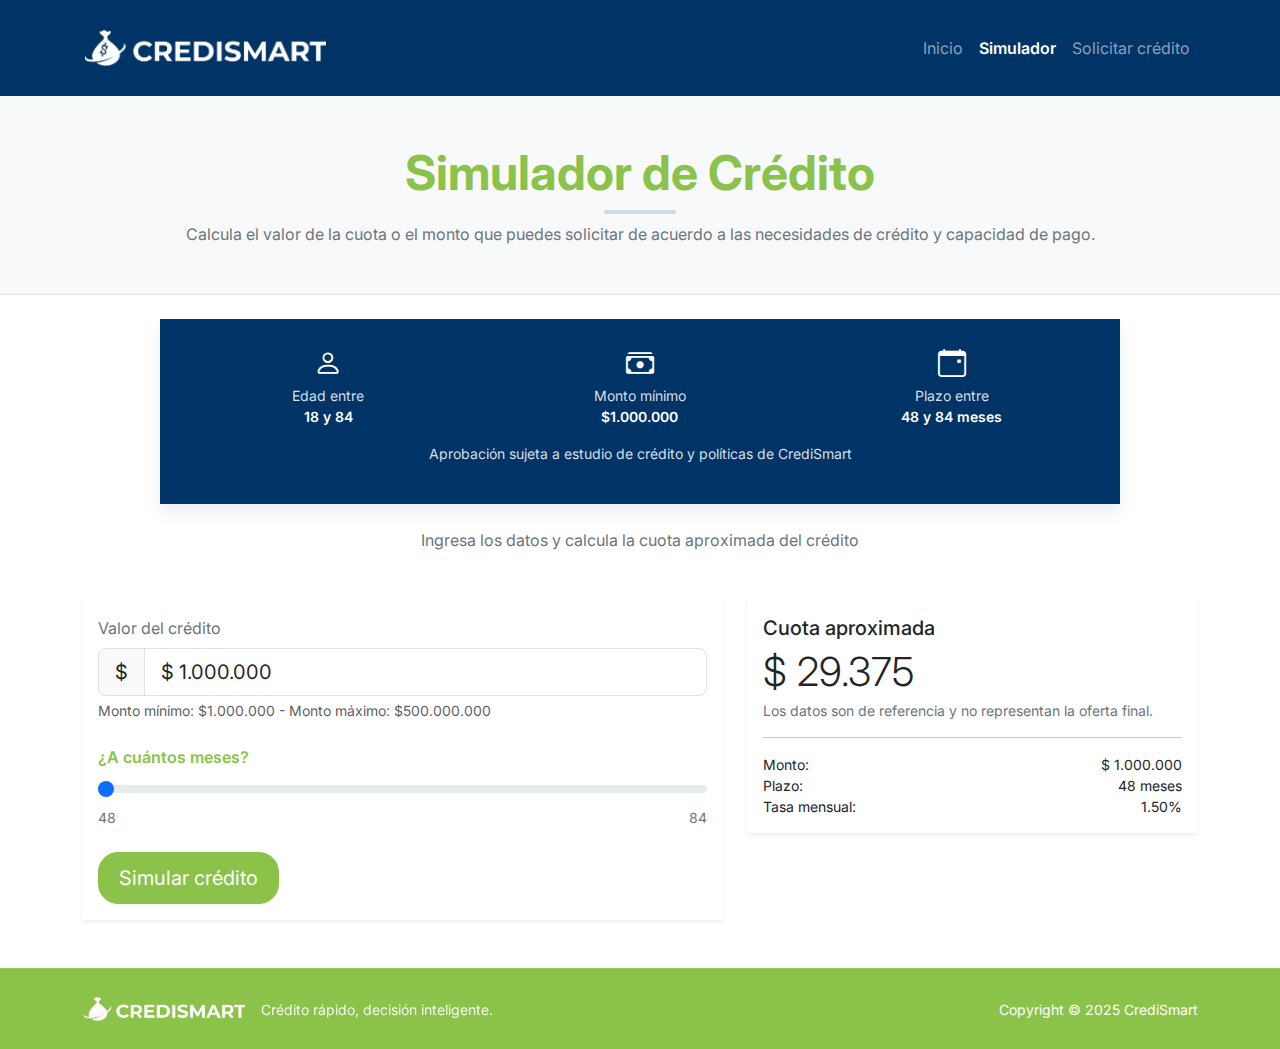
<file: Credismart/simulador.html>
<!doctype html>
<html lang="es">
  <head>
    <meta charset="utf-8">
    <meta name="viewport" content="width=device-width, initial-scale=1">
    <title>CrediSmart - Simulador</title>
    <link href="https://cdn.jsdelivr.net/npm/bootstrap@5.3.3/dist/css/bootstrap.min.css" rel="stylesheet">
    <link href="https://cdn.jsdelivr.net/npm/bootstrap-icons@1.11.3/font/bootstrap-icons.css" rel="stylesheet">
    <link rel="preconnect" href="https://fonts.googleapis.com">
    <link rel="preconnect" href="https://fonts.gstatic.com" crossorigin>
    <link href="https://fonts.googleapis.com/css2?family=Inter:wght@400;500;600;700&display=swap" rel="stylesheet">
    <link rel="icon" type="image/svg+xml" href="imagenes/favicon.svg">
    <link rel="icon" type="image/png" sizes="32x32" href="imagenes/favicon-32.png">
    <link rel="icon" type="image/png" sizes="16x16" href="imagenes/favicon-16.png">
    <link rel="apple-touch-icon" href="imagenes/apple-touch-icon.png">
    <link href="assets/css/styles.css" rel="stylesheet">
  </head>
  <body>

    <!-- Navbar -->
    <nav class="navbar navbar-expand-lg navbar-dark bg-primary-900">
      <div class="container">
        <a class="navbar-brand d-flex align-items-center gap-2" href="index.html">
          <img class="brand-logo" alt="CrediSmart" src="imagenes/logo_credismart.png">
        </a>
        <button class="navbar-toggler" type="button" data-bs-toggle="collapse" data-bs-target="#navbarsMain" aria-controls="navbarsMain" aria-expanded="false" aria-label="Toggle navigation">
          <span class="navbar-toggler-icon"></span>
        </button>
        <div class="collapse navbar-collapse" id="navbarsMain">
          <ul class="navbar-nav ms-auto mb-2 mb-lg-0">
            <li class="nav-item"><a class="nav-link" href="index.html">Inicio</a></li>
            <li class="nav-item"><a class="nav-link active" href="simulador.html">Simulador</a></li>
            <li class="nav-item"><a class="nav-link" href="solicitar.html">Solicitar crédito</a></li>
          </ul>
        </div>
      </div>
    </nav>

    <!-- Header -->
    <header class="py-5 bg-body-tertiary border-bottom">
      <div class="container text-center">
        <h1 class="display-5 fw-bold text-success mb-2 section-title">Simulador de Crédito</h1>
        <p class="mb-0 text-secondary">Calcula el valor de la cuota o el monto que puedes solicitar de acuerdo a las necesidades de crédito y capacidad de pago.</p>
      </div>
    </header>

    <!-- características -->
    <section class="py-4">
      <div class="container">
        <div class="features-panel mx-auto">
          <div class="row g-4 text-center justify-content-center">
            <div class="col-12 col-md-4">
              <i class="bi bi-person fs-3 d-block"></i>
              <div class="small text-secondary">Edad entre<br><span class="fw-semibold text-dark">18 y 84</span></div>
            </div>
            <div class="col-12 col-md-4">
              <i class="bi bi-cash-stack fs-3 d-block"></i>
              <div class="small text-secondary">Monto mínimo<br><span class="fw-semibold text-dark">$1.000.000</span></div>
            </div>
            <div class="col-12 col-md-4">
              <i class="bi bi-calendar-event fs-3 d-block"></i>
              <div class="small text-secondary">Plazo entre<br><span class="fw-semibold text-dark">48 y 84 meses</span></div>
            </div>
          </div>
          <p class="small text-center mt-3 text-secondary">Aprobación sujeta a estudio de crédito y políticas de CrediSmart</p>
        </div>
      </div>
    </section>
    <p class="text-center text-secondary mb-0">Ingresa los datos y calcula la cuota aproximada del crédito</p>

    <!-- simulador -->
    <main class="py-5">
      <div class="container">
        <div class="row g-4">
          <div class="col-lg-7">
            <div class="card shadow-sm h-100">
              <div class="card-body">
                <div class="mb-4">
                  <label class="form-label text-secondary">Valor del crédito</label>
                  <div class="input-group input-group-lg">
                    <span class="input-group-text">$</span>
                    <input type="text" inputmode="numeric" class="form-control" id="monto" placeholder="0" aria-label="Valor del crédito">
                  </div>
                  <div class="form-text">Monto mínimo: $1.000.000 - Monto máximo: $500.000.000</div>
                </div>

                <div class="mb-4">
                  <label class="form-label text-success fw-semibold">¿A cuántos meses?</label>
                  <input type="range" class="form-range" min="48" max="84" step="1" id="meses">
                  <div class="d-flex justify-content-between small text-secondary">
                    <span>48</span><span>84</span>
                  </div>
                </div>

                <button id="btnSimular" class="btn btn-success btn-lg">Simular crédito</button>
              </div>
            </div>
          </div>
          <div class="col-lg-5">
            <div class="card shadow-sm sticky-top" style="top: 88px;">
              <div class="card-body">
                <h5 class="card-title">Cuota aproximada</h5>
                <p class="display-6 mb-1" id="cuota">$0</p>
                <div class="small text-secondary">Los datos son de referencia y no representan la oferta final.</div>
                <hr>
                <ul class="list-unstyled small mb-0">
                  <li class="d-flex justify-content-between"><span>Monto:</span><span id="resMonto">$0</span></li>
                  <li class="d-flex justify-content-between"><span>Plazo:</span><span id="resPlazo">48 meses</span></li>
                  <li class="d-flex justify-content-between"><span>Tasa mensual:</span><span id="resTasa">1.50%</span></li>
                </ul>
              </div>
            </div>
          </div>
        </div>
      </div>
    </main>

    <!-- Footer -->
    <footer class="bg-success-600 text-white mt-auto">
      <div class="container py-4">
        <div class="row align-items-center">
          <div class="col-md-6 d-flex align-items-center gap-3">
            <img src="imagenes/logo_credismart.png" alt="CrediSmart" class="brand-logo-footer">
            <div class="small opacity-75">Crédito rápido, decisión inteligente.</div>
          </div>
          <div class="col-md-6 text-md-end small">Copyright © 2025 CrediSmart</div>
        </div>
      </div>
    </footer>

    <script src="https://cdn.jsdelivr.net/npm/bootstrap@5.3.3/dist/js/bootstrap.bundle.min.js"></script>
    <script src="assets/js/simulador.js"></script>
  </body>
</html>
</file>
<file: Credismart/assets/css/styles.css>
:root{--primary-900:#003366;--primary-700:#004C99;--success-600:#8BC34A}
.bg-primary-900{background-color:var(--primary-900)!important}
.text-primary-900{color:var(--primary-900)!important}
.navbar-dark .navbar-nav .nav-link.active{font-weight:600}
/* Navbar */
.navbar{padding-top:1rem;padding-bottom:1rem}
.navbar .nav-link{padding-top:.75rem;padding-bottom:.75rem}
.navbar .navbar-brand{padding-top:.5rem;padding-bottom:.5rem}
.brand-logo{height:40px;width:auto;display:block}
@media (min-width: 992px){.brand-logo{height:48px}}

/* fuente */
html,body{margin:0;padding:0;overflow-x:hidden}
body{font-family:"Inter",system-ui,-apple-system,Segoe UI,Roboto,Arial,sans-serif}

/* Cards */
.card{border:0;border-radius:0}
.card-img-top{height:220px;object-fit:cover;object-position:center;border-top-left-radius:0;border-top-right-radius:0}
.card-modern{border-radius:1.25rem;box-shadow:0 .75rem 1.5rem rgba(0,0,0,.12);border:0;background:#fff;overflow:hidden}
.card-modern .card-img-top{border-top-left-radius:1.25rem;border-top-right-radius:1.25rem}
.card-modern .card-body{padding:1.25rem 1.25rem 1.25rem}
.card-modern .card-title{margin-bottom:.5rem}
.card-modern .card-text{color:#6b7280}
.card-cta{color:#8BC34A;font-weight:600;text-decoration:none}
.card-cta .bi{transition:transform .15s ease}
.card-cta:hover{color:#7CB342;text-decoration:none}
.card-cta:hover .bi{transform:translateX(2px)}

/* Inputs */
.form-control:focus,.form-select:focus{box-shadow:0 0 0 .25rem rgba(13,110,253,.15)}

/* Footer */
footer{border-top:1px solid rgba(255,255,255,.1)}
.brand-logo-footer{height:32px;width:auto;display:block;filter:brightness(0) invert(1);opacity:.98}
footer .opacity-75{opacity:.9!important}
.shadow-sm{box-shadow:0 0.125rem 0.25rem rgba(0,0,0,.075)!important}
.bg-success-600{background-color:var(--success-600)!important}
.text-success-600{color:var(--success-600)!important}

/* Overrides de Bootstrap */
.btn-success{
  --bs-btn-color:#fff;
  --bs-btn-bg:#8BC34A;
  --bs-btn-border-color:#8BC34A;
  --bs-btn-hover-bg:#7CB342;
  --bs-btn-hover-border-color:#7CB342;
  --bs-btn-active-bg:#689F38;
  --bs-btn-active-border-color:#689F38;
  --bs-btn-disabled-bg:#8BC34A;
  --bs-btn-disabled-border-color:#8BC34A;
}
.btn-outline-secondary{
  --bs-btn-color:#000;
  --bs-btn-border-color:#d9d9d9;
  --bs-btn-hover-color:#000;
  --bs-btn-hover-bg:#ffffff;
  --bs-btn-hover-border-color:#cfcfcf;
  --bs-btn-active-color:#000;
  --bs-btn-active-bg:#f8f9fa;
  --bs-btn-active-border-color:#c7c7c7;
  border-width:2px;
}
.btn-outline-success{
  --bs-btn-color:#8BC34A;
  --bs-btn-border-color:#8BC34A;
  --bs-btn-hover-bg:#8BC34A;
  --bs-btn-hover-border-color:#8BC34A;
  --bs-btn-active-bg:#7CB342;
  --bs-btn-active-border-color:#7CB342;
}
.text-success{color:#8BC34A!important}

/* Botones redondeados y padding */
.btn{border-radius:1.25rem}
.btn-lg{padding:.65rem 1.25rem}
.btn-regular{border-radius:.75rem!important}
:focus-visible{outline:3px solid #8BC34A;outline-offset:2px}
.btn:focus-visible{box-shadow:0 0 0 .25rem rgba(139,195,74,.35)}
.navbar .nav-link:focus-visible{background-color:rgba(255,255,255,.12);border-radius:.375rem}

/* banner */
.hero-full{
  position:relative;
  min-height:100vh;
  background-size:cover;
  background-position:center;
  background-repeat:no-repeat;
  display:flex;
  align-items:center;
}
.hero-full .container{z-index:2}
.hero-overlay{
  position:absolute;inset:0;z-index:1;
  background:linear-gradient(0deg,rgba(0,0,0,.45),rgba(0,0,0,.25));
}
@media (max-width: 991.98px){
  .hero-full{min-height:70vh}
}
.min-vh-60{min-height:60vh}
.hero-copy{max-width:640px}
.hero-split .container-fluid{width:100%}
.hero-split .row{margin-left:0;margin-right:0}
.hero-split .col-lg-6:last-child{padding-right:0}
@media (min-width: 992px){
  .hero-split .col-lg-6:first-child{flex:0 0 calc(50% - 2px);max-width:calc(50% - 2px)}
  .hero-split .col-lg-6:last-child{flex:0 0 calc(50% + 2px);max-width:calc(50% + 2px)}
}
.hero-image{
  min-height:60vh;display:block;width:100%;
  background-image:url('../../imagenes/imagen_banner1.jpg');
  background-size:cover;
  background-position:calc(100% + 2px) center;
}
@media (max-width: 991.98px){
  .hero-image{min-height:40vh}
}

/* Division títulos  */
.section-title{position:relative;display:block;text-align:center}
.section-title::after{
  content:"";display:block;margin:.5rem auto 0;width:72px;height:4px;border-radius:4px;background:var(--primary-900);opacity:.15
}

/* elevación para tarjetas */
.card{transition:transform .15s ease, box-shadow .15s ease}
.card:hover{transform:translateY(-2px);box-shadow:0 .5rem 1rem rgba(0,0,0,.08)}

/* Simulador: panel de características */
.features-panel{
  background: var(--primary-900);
  color:#fff;
  border:0;
  border-radius:0;
  box-shadow:0 .5rem 1rem rgba(0,0,0,.08);
  padding:1.5rem;
  max-width: 960px;
}
.features-panel h3{color:#fff;margin-bottom:1rem}
.features-panel .bi{color:#fff}
.features-panel .text-secondary{color:rgba(255,255,255,.85)!important}
.features-panel .text-dark{color:#fff!important}
</file>
